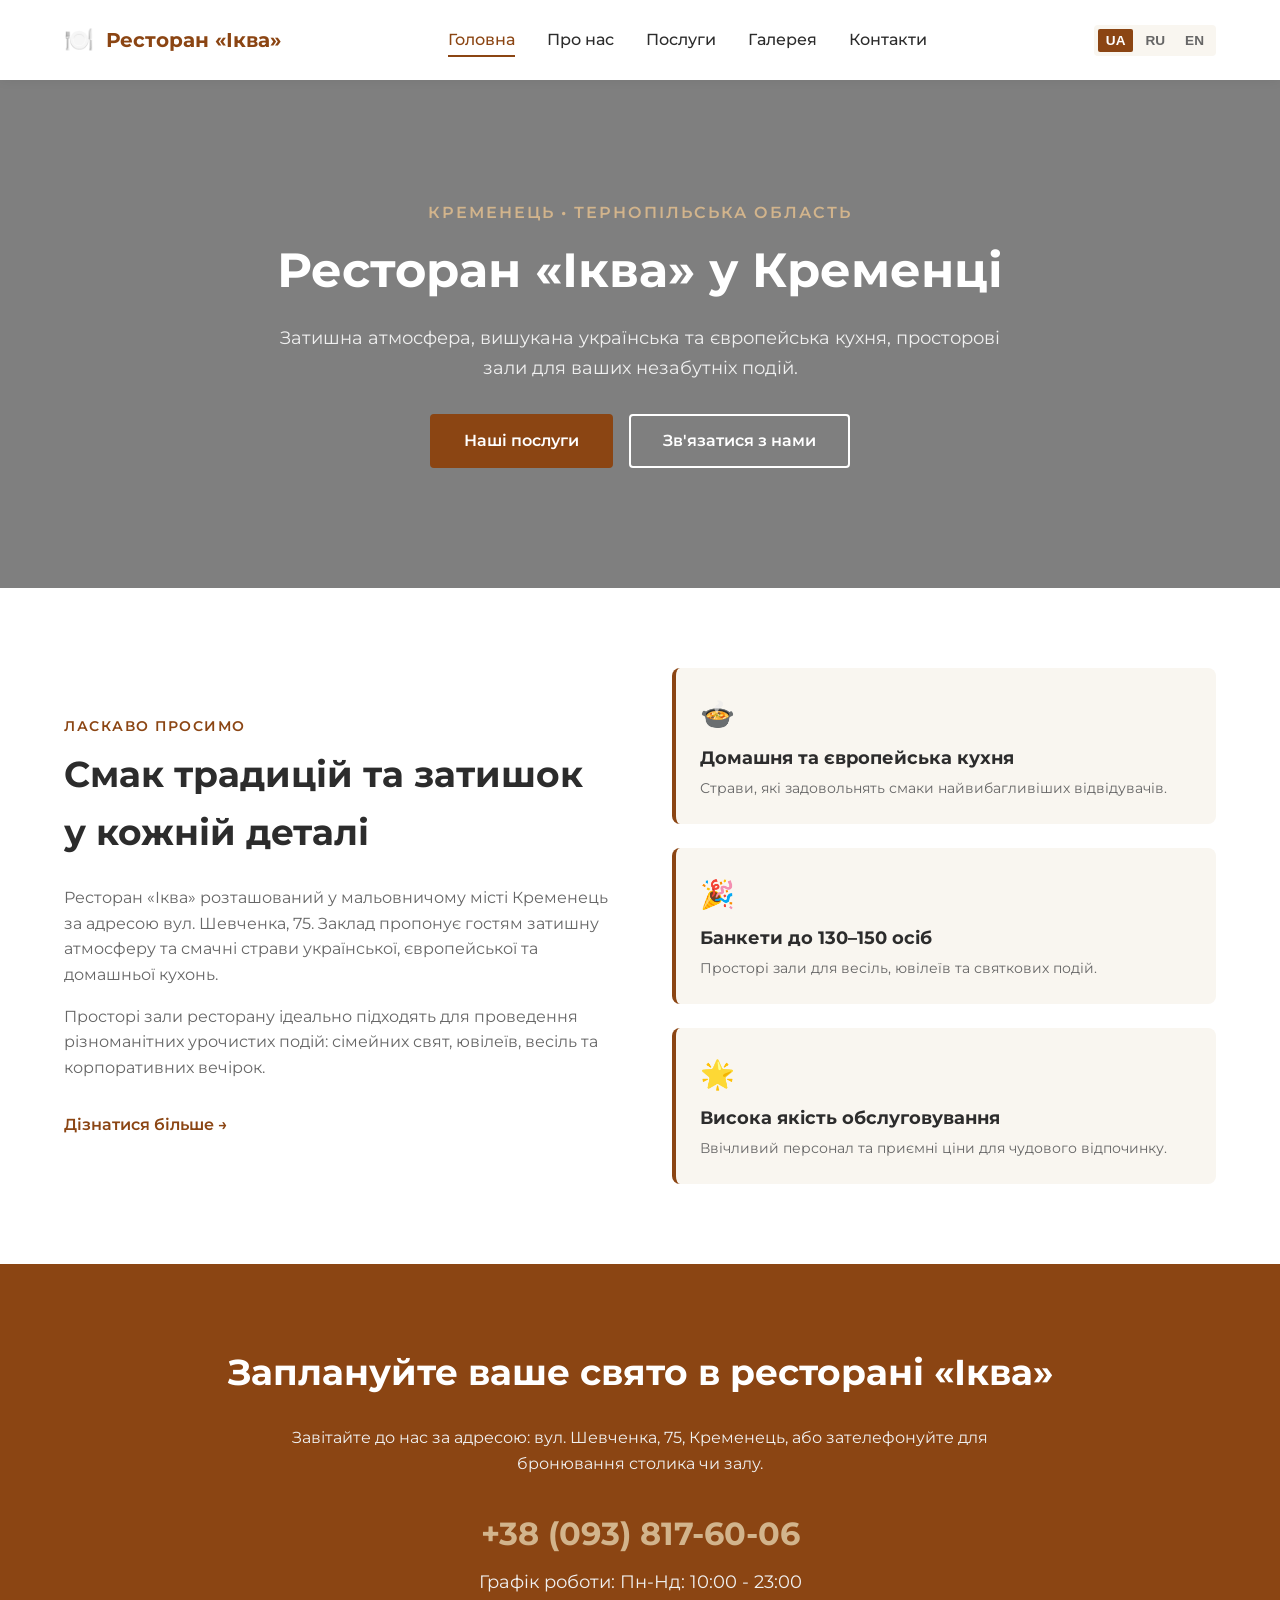
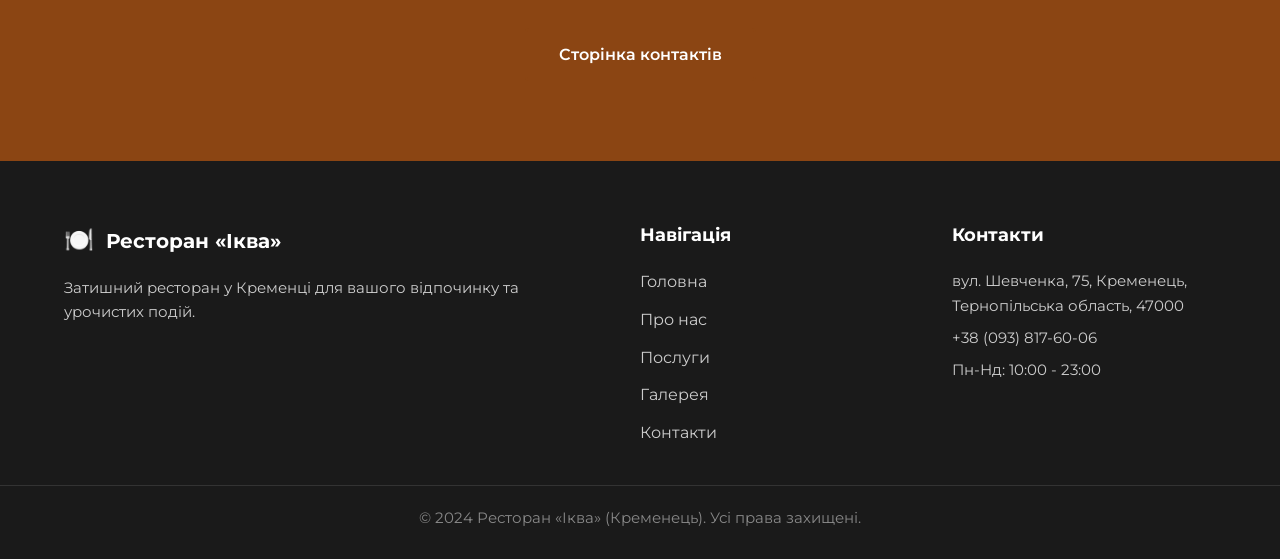
<file: index.html>
<!DOCTYPE html>
<html lang="uk">
<head>
    <meta charset="UTF-8">
    <meta name="viewport" content="width=device-width, initial-scale=1.0">
    <title>Ресторан «Іква» у Кременці — Головна</title>
    <link rel="preconnect" href="https://fonts.googleapis.com">
    <link rel="preconnect" href="https://fonts.gstatic.com" crossorigin>
    <link href="https://fonts.googleapis.com/css2?family=Montserrat:wght@400;500;600;700&display=swap" rel="stylesheet">
    <link rel="stylesheet" href="assets/style.css">
</head>
<body>
    <header class="site-header">
        <div class="container header-container">
            <a href="index.html" class="logo">
                <span class="logo-icon">🍽️</span>
                <span class="logo-text">Ресторан «Іква»</span>
            </a>
            <nav class="main-nav" id="mainNav">
                <ul class="nav-list">
                    <li><a href="index.html" class="nav-link active" data-i18n="nav_home">Головна</a></li>
                    <li><a href="about.html" class="nav-link" data-i18n="nav_about">Про нас</a></li>
                    <li><a href="services.html" class="nav-link" data-i18n="nav_services">Послуги</a></li>
                    <li><a href="gallery.html" class="nav-link" data-i18n="nav_gallery">Галерея</a></li>
                    <li><a href="contacts.html" class="nav-link" data-i18n="nav_contacts">Контакти</a></li>
                </ul>
            </nav>
            <div class="header-actions">
                <div class="lang-switcher">
                    <button class="lang-btn active" data-lang="uk">UA</button>
                    <button class="lang-btn" data-lang="ru">RU</button>
                    <button class="lang-btn" data-lang="en">EN</button>
                </div>
                <button class="mobile-menu-toggle" id="mobileToggle" aria-label="Мобільне меню">
                    <span></span>
                    <span></span>
                    <span></span>
                </button>
            </div>
        </div>
    </header>

    <main>
        <section class="hero">
            <div class="hero-bg">
                <div class="hero-overlay"></div>
            </div>
            <div class="container hero-content">
                <span class="hero-subtitle" data-i18n="hero_sub">Кременець • Тернопільська область</span>
                <h1 class="hero-title" data-i18n="hero_title">Ресторан «Іква» у Кременці</h1>
                <p class="hero-text" data-i18n="hero_desc">Затишна атмосфера, вишукана українська та європейська кухня, просторові зали для ваших незабутніх подій.</p>
                <div class="hero-buttons">
                    <a href="services.html" class="btn btn-primary" data-i18n="btn_services">Наші послуги</a>
                    <a href="contacts.html" class="btn btn-outline" data-i18n="btn_contacts">Зв'язатися з нами</a>
                </div>
            </div>
        </section>

        <section class="section about-preview">
            <div class="container">
                <div class="grid-2">
                    <div class="about-preview-text">
                        <span class="section-badge" data-i18n="badge_welcome">Ласкаво просимо</span>
                        <h2 class="section-title" data-i18n="about_prev_title">Смак традицій та затишок у кожній деталі</h2>
                        <p data-i18n="about_prev_p1">Ресторан «Іква» розташований у мальовничому місті Кременець за адресою вул. Шевченка, 75. Заклад пропонує гостям затишну атмосферу та смачні страви української, європейської та домашньої кухонь.</p>
                        <p data-i18n="about_prev_p2">Просторі зали ресторану ідеально підходять для проведення різноманітних урочистих подій: сімейних свят, ювілеїв, весіль та корпоративних вечірок.</p>
                        <a href="about.html" class="read-more-link" data-i18n="read_more">Дізнатися більше &rarr;</a>
                    </div>
                    <div class="about-preview-features">
                        <div class="feature-card">
                            <div class="feature-icon">🍲</div>
                            <h3 data-i18n="feat_1_title">Домашня та європейська кухня</h3>
                            <p data-i18n="feat_1_desc">Страви, які задовольнять смаки найвибагливіших відвідувачів.</p>
                        </div>
                        <div class="feature-card">
                            <div class="feature-icon">🎉</div>
                            <h3 data-i18n="feat_2_title">Банкети до 130–150 осіб</h3>
                            <p data-i18n="feat_2_desc">Просторі зали для весіль, ювілеїв та святкових подій.</p>
                        </div>
                        <div class="feature-card">
                            <div class="feature-icon">🌟</div>
                            <h3 data-i18n="feat_3_title">Висока якість обслуговування</h3>
                            <p data-i18n="feat_3_desc">Ввічливий персонал та приємні ціни для чудового відпочинку.</p>
                        </div>
                    </div>
                </div>
            </div>
        </section>

        <section class="section cta-section">
            <div class="container text-center">
                <h2 class="section-title" data-i18n="cta_title">Заплануйте ваше свято в ресторані «Іква»</h2>
                <p class="cta-text" data-i18n="cta_desc">Завітайте до нас за адресою: вул. Шевченка, 75, Кременець, або зателефонуйте для бронювання столика чи залу.</p>
                <div class="cta-contacts">
                    <a href="tel:+380938176006" class="phone-big">+38 (093) 817-60-06</a>
                    <span class="hours-text" data-i18n="hours_short">Графік роботи: Пн-Нд: 10:00 - 23:00</span>
                </div>
                <div class="hero-buttons" style="justify-content: center; margin-top: 2rem;">
                    <a href="contacts.html" class="btn btn-primary" data-i18n="btn_contacts_page">Сторінка контактів</a>
                </div>
            </div>
        </section>
    </main>

    <footer class="site-footer">
        <div class="container footer-container">
            <div class="footer-col">
                <div class="logo">
                    <span class="logo-icon">🍽️</span>
                    <span class="logo-text">Ресторан «Іква»</span>
                </div>
                <p data-i18n="footer_desc">Затишний ресторан у Кременці для вашого відпочинку та урочистих подій.</p>
            </div>
            <div class="footer-col">
                <h4 data-i18n="footer_nav_title">Навігація</h4>
                <ul>
                    <li><a href="index.html" data-i18n="nav_home">Головна</a></li>
                    <li><a href="about.html" data-i18n="nav_about">Про нас</a></li>
                    <li><a href="services.html" data-i18n="nav_services">Послуги</a></li>
                    <li><a href="gallery.html" data-i18n="nav_gallery">Галерея</a></li>
                    <li><a href="contacts.html" data-i18n="nav_contacts">Контакти</a></li>
                </ul>
            </div>
            <div class="footer-col">
                <h4 data-i18n="footer_contacts_title">Контакти</h4>
                <p>вул. Шевченка, 75, Кременець, Тернопільська область, 47000</p>
                <p><a href="tel:+380938176006">+38 (093) 817-60-06</a></p>
                <p data-i18n="hours_text_full">Пн-Нд: 10:00 - 23:00</p>
            </div>
        </div>
        <div class="footer-bottom">
            <div class="container">
                <p>&copy; 2024 Ресторан «Іква» (Кременець). <span data-i18n="rights">Усі права захищені.</span></p>
            </div>
        </div>
    </footer>

    <script src="assets/script.js"></script>
</body>
</html>
</file>
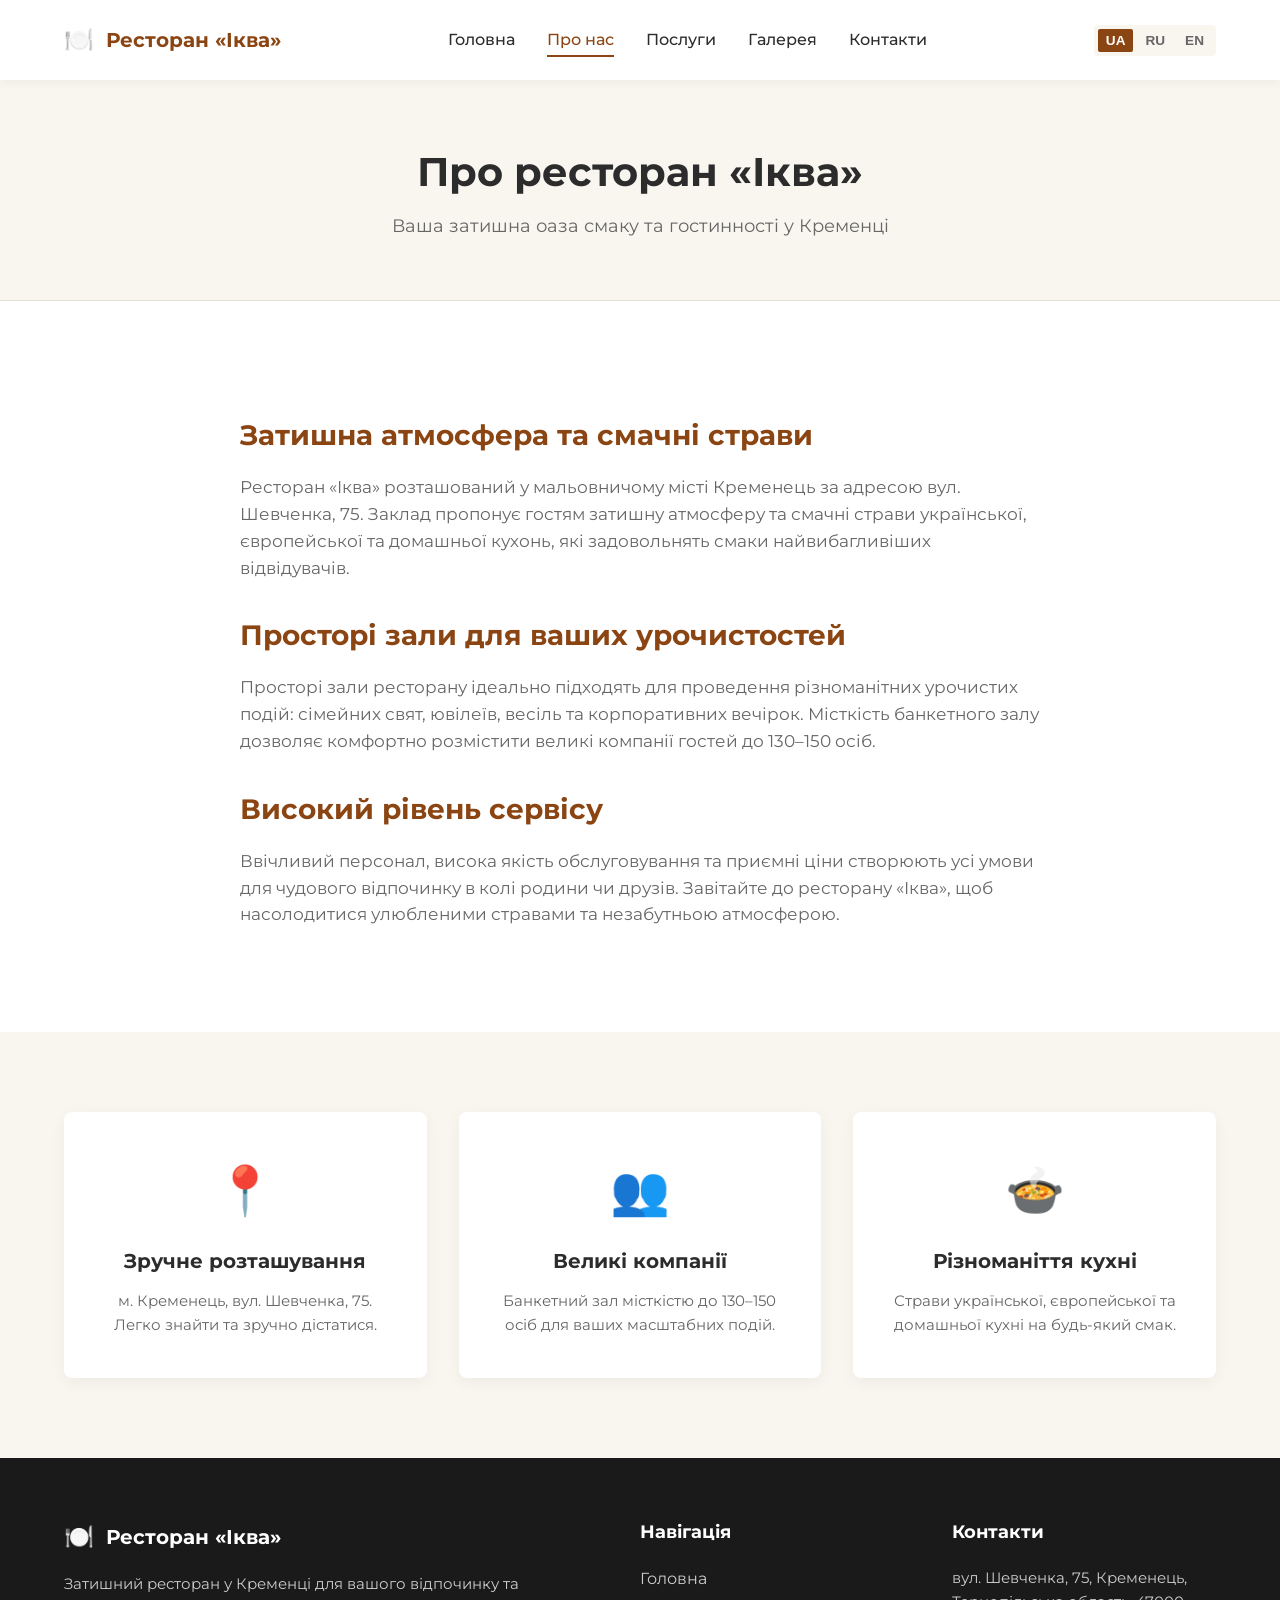
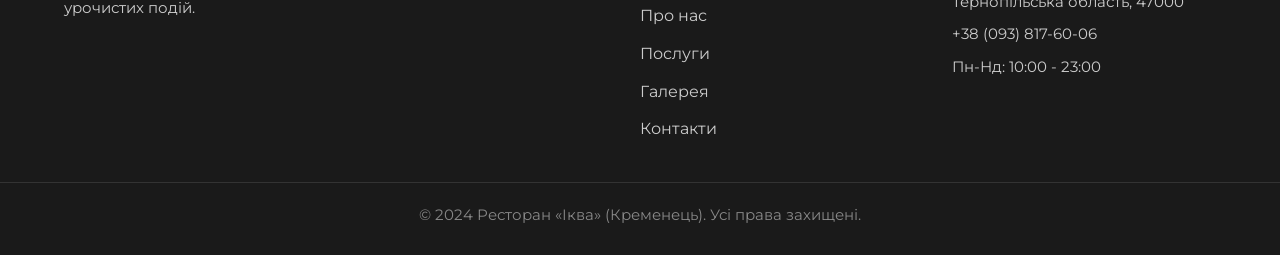
<file: about.html>
<!DOCTYPE html>
<html lang="uk">
<head>
    <meta charset="UTF-8">
    <meta name="viewport" content="width=device-width, initial-scale=1.0">
    <title>Про нас — Ресторан «Іква» у Кременці</title>
    <link rel="preconnect" href="https://fonts.googleapis.com">
    <link rel="preconnect" href="https://fonts.gstatic.com" crossorigin>
    <link href="https://fonts.googleapis.com/css2?family=Montserrat:wght@400;500;600;700&display=swap" rel="stylesheet">
    <link rel="stylesheet" href="assets/style.css">
</head>
<body>
    <header class="site-header">
        <div class="container header-container">
            <a href="index.html" class="logo">
                <span class="logo-icon">🍽️</span>
                <span class="logo-text">Ресторан «Іква»</span>
            </a>
            <nav class="main-nav" id="mainNav">
                <ul class="nav-list">
                    <li><a href="index.html" class="nav-link" data-i18n="nav_home">Головна</a></li>
                    <li><a href="about.html" class="nav-link active" data-i18n="nav_about">Про нас</a></li>
                    <li><a href="services.html" class="nav-link" data-i18n="nav_services">Послуги</a></li>
                    <li><a href="gallery.html" class="nav-link" data-i18n="nav_gallery">Галерея</a></li>
                    <li><a href="contacts.html" class="nav-link" data-i18n="nav_contacts">Контакти</a></li>
                </ul>
            </nav>
            <div class="header-actions">
                <div class="lang-switcher">
                    <button class="lang-btn active" data-lang="uk">UA</button>
                    <button class="lang-btn" data-lang="ru">RU</button>
                    <button class="lang-btn" data-lang="en">EN</button>
                </div>
                <button class="mobile-menu-toggle" id="mobileToggle" aria-label="Мобільне меню">
                    <span></span>
                    <span></span>
                    <span></span>
                </button>
            </div>
        </div>
    </header>

    <main>
        <section class="page-header">
            <div class="container">
                <h1 class="page-title" data-i18n="about_page_title">Про ресторан «Іква»</h1>
                <p class="page-subtitle" data-i18n="about_page_subtitle">Ваша затишна оаза смаку та гостинності у Кременці</p>
            </div>
        </section>

        <section class="section">
            <div class="container">
                <div class="about-content-block">
                    <div class="about-text-content">
                        <h2 data-i18n="about_h2_1">Затишна атмосфера та смачні страви</h2>
                        <p data-i18n="about_p_1">Ресторан «Іква» розташований у мальовничому місті Кременець за адресою вул. Шевченка, 75. Заклад пропонує гостям затишну атмосферу та смачні страви української, європейської та домашньої кухонь, які задовольнять смаки найвибагливіших відвідувачів.</p>
                        
                        <h2 data-i18n="about_h2_2">Просторі зали для ваших урочистостей</h2>
                        <p data-i18n="about_p_2">Просторі зали ресторану ідеально підходять для проведення різноманітних урочистих подій: сімейних свят, ювілеїв, весіль та корпоративних вечірок. Місткість банкетного залу дозволяє комфортно розмістити великі компанії гостей до 130–150 осіб.</p>
                        
                        <h2 data-i18n="about_h2_3">Високий рівень сервісу</h2>
                        <p data-i18n="about_p_3">Ввічливий персонал, висока якість обслуговування та приємні ціни створюють усі умови для чудового відпочинку в колі родини чи друзів. Завітайте до ресторану «Іква», щоб насолодитися улюбленими стравами та незабутньою атмосферою.</p>
                    </div>
                </div>
            </div>
        </section>

        <section class="section bg-light">
            <div class="container">
                <div class="features-grid">
                    <div class="feature-box">
                        <div class="feature-icon-large">📍</div>
                        <h3 data-i18n="box_loc_title">Зручне розташування</h3>
                        <p data-i18n="box_loc_desc">м. Кременець, вул. Шевченка, 75. Легко знайти та зручно дістатися.</p>
                    </div>
                    <div class="feature-box">
                        <div class="feature-icon-large">👥</div>
                        <h3 data-i18n="box_cap_title">Великі компанії</h3>
                        <p data-i18n="box_cap_desc">Банкетний зал місткістю до 130–150 осіб для ваших масштабних подій.</p>
                    </div>
                    <div class="feature-box">
                        <div class="feature-icon-large">🍲</div>
                        <h3 data-i18n="box_food_title">Різноманіття кухні</h3>
                        <p data-i18n="box_food_desc">Страви української, європейської та домашньої кухні на будь-який смак.</p>
                    </div>
                </div>
            </div>
        </section>
    </main>

    <footer class="site-footer">
        <div class="container footer-container">
            <div class="footer-col">
                <div class="logo">
                    <span class="logo-icon">🍽️</span>
                    <span class="logo-text">Ресторан «Іква»</span>
                </div>
                <p data-i18n="footer_desc">Затишний ресторан у Кременці для вашого відпочинку та урочистих подій.</p>
            </div>
            <div class="footer-col">
                <h4 data-i18n="footer_nav_title">Навігація</h4>
                <ul>
                    <li><a href="index.html" data-i18n="nav_home">Головна</a></li>
                    <li><a href="about.html" data-i18n="nav_about">Про нас</a></li>
                    <li><a href="services.html" data-i18n="nav_services">Послуги</a></li>
                    <li><a href="gallery.html" data-i18n="nav_gallery">Галерея</a></li>
                    <li><a href="contacts.html" data-i18n="nav_contacts">Контакти</a></li>
                </ul>
            </div>
            <div class="footer-col">
                <h4 data-i18n="footer_contacts_title">Контакти</h4>
                <p>вул. Шевченка, 75, Кременець, Тернопільська область, 47000</p>
                <p><a href="tel:+380938176006">+38 (093) 817-60-06</a></p>
                <p data-i18n="hours_text_full">Пн-Нд: 10:00 - 23:00</p>
            </div>
        </div>
        <div class="footer-bottom">
            <div class="container">
                <p>&copy; 2024 Ресторан «Іква» (Кременець). <span data-i18n="rights">Усі права захищені.</span></p>
            </div>
        </div>
    </footer>

    <script src="assets/script.js"></script>
</body>
</html>
</file>
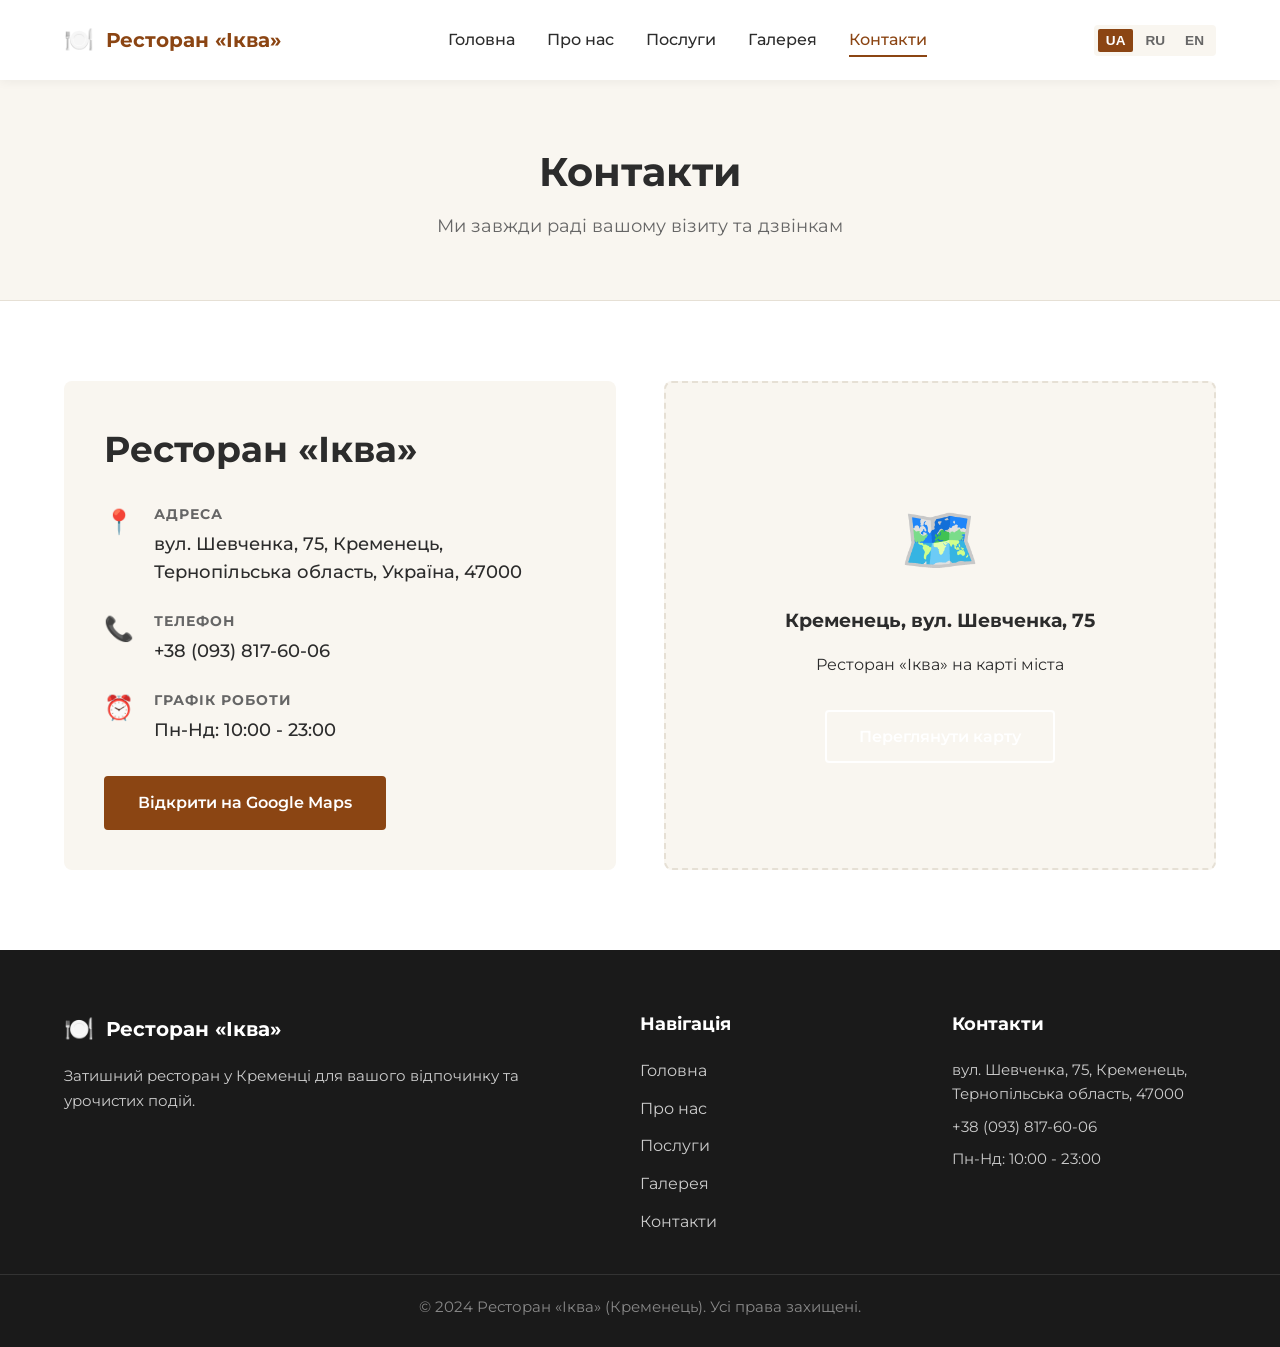
<file: contacts.html>
<!DOCTYPE html>
<html lang="uk">
<head>
    <meta charset="UTF-8">
    <meta name="viewport" content="width=device-width, initial-scale=1.0">
    <title>Контакти — Ресторан «Іква» у Кременці</title>
    <link rel="preconnect" href="https://fonts.googleapis.com">
    <link rel="preconnect" href="https://fonts.gstatic.com" crossorigin>
    <link href="https://fonts.googleapis.com/css2?family=Montserrat:wght@400;500;600;700&display=swap" rel="stylesheet">
    <link rel="stylesheet" href="assets/style.css">
</head>
<body>
    <header class="site-header">
        <div class="container header-container">
            <a href="index.html" class="logo">
                <span class="logo-icon">🍽️</span>
                <span class="logo-text">Ресторан «Іква»</span>
            </a>
            <nav class="main-nav" id="mainNav">
                <ul class="nav-list">
                    <li><a href="index.html" class="nav-link" data-i18n="nav_home">Головна</a></li>
                    <li><a href="about.html" class="nav-link" data-i18n="nav_about">Про нас</a></li>
                    <li><a href="services.html" class="nav-link" data-i18n="nav_services">Послуги</a></li>
                    <li><a href="gallery.html" class="nav-link" data-i18n="nav_gallery">Галерея</a></li>
                    <li><a href="contacts.html" class="nav-link active" data-i18n="nav_contacts">Контакти</a></li>
                </ul>
            </nav>
            <div class="header-actions">
                <div class="lang-switcher">
                    <button class="lang-btn active" data-lang="uk">UA</button>
                    <button class="lang-btn" data-lang="ru">RU</button>
                    <button class="lang-btn" data-lang="en">EN</button>
                </div>
                <button class="mobile-menu-toggle" id="mobileToggle" aria-label="Мобільне меню">
                    <span></span>
                    <span></span>
                    <span></span>
                </button>
            </div>
        </div>
    </header>

    <main>
        <section class="page-header">
            <div class="container">
                <h1 class="page-title" data-i18n="contacts_page_title">Контакти</h1>
                <p class="page-subtitle" data-i18n="contacts_page_subtitle">Ми завжди раді вашому візиту та дзвінкам</p>
            </div>
        </section>

        <section class="section">
            <div class="container">
                <div class="contacts-grid">
                    <div class="contact-info-card">
                        <h2 class="section-title" data-i18n="contact_info_title">Ресторан «Іква»</h2>
                        
                        <div class="contact-item">
                            <div class="contact-icon">📍</div>
                            <div>
                                <h4 data-i18n="lbl_address">Адреса</h4>
                                <p>вул. Шевченка, 75, Кременець, Тернопільська область, Україна, 47000</p>
                            </div>
                        </div>

                        <div class="contact-item">
                            <div class="contact-icon">📞</div>
                            <div>
                                <h4 data-i18n="lbl_phone">Телефон</h4>
                                <p><a href="tel:+380938176006">+38 (093) 817-60-06</a></p>
                            </div>
                        </div>

                        <div class="contact-item">
                            <div class="contact-icon">⏰</div>
                            <div>
                                <h4 data-i18n="lbl_hours">Графік роботи</h4>
                                <p data-i18n="hours_text_full">Пн-Нд: 10:00 - 23:00</p>
                            </div>
                        </div>

                        <div class="contact-actions" style="margin-top: 2rem;">
                            <a href="https://www.google.com/maps/search/?api=1&query=Ресторан+Іква+Кременець" target="_blank" rel="noopener" class="btn btn-primary" data-i18n="btn_map">Відкрити на Google Maps</a>
                        </div>
                    </div>

                    <div class="contact-map-card">
                        <div class="map-placeholder">
                            <div class="map-icon">🗺️</div>
                            <h3 data-i18n="map_title">Кременець, вул. Шевченка, 75</h3>
                            <p data-i18n="map_desc">Ресторан «Іква» на карті міста</p>
                            <a href="https://www.google.com/maps/search/?api=1&query=Ресторан+Іква+Кременець" target="_blank" rel="noopener" class="btn btn-outline" style="margin-top: 1rem;" data-i18n="btn_view_map">Переглянути карту</a>
                        </div>
                    </div>
                </div>
            </div>
        </section>
    </main>

    <footer class="site-footer">
        <div class="container footer-container">
            <div class="footer-col">
                <div class="logo">
                    <span class="logo-icon">🍽️</span>
                    <span class="logo-text">Ресторан «Іква»</span>
                </div>
                <p data-i18n="footer_desc">Затишний ресторан у Кременці для вашого відпочинку та урочистих подій.</p>
            </div>
            <div class="footer-col">
                <h4 data-i18n="footer_nav_title">Навігація</h4>
                <ul>
                    <li><a href="index.html" data-i18n="nav_home">Головна</a></li>
                    <li><a href="about.html" data-i18n="nav_about">Про нас</a></li>
                    <li><a href="services.html" data-i18n="nav_services">Послуги</a></li>
                    <li><a href="gallery.html" data-i18n="nav_gallery">Галерея</a></li>
                    <li><a href="contacts.html" data-i18n="nav_contacts">Контакти</a></li>
                </ul>
            </div>
            <div class="footer-col">
                <h4 data-i18n="footer_contacts_title">Контакти</h4>
                <p>вул. Шевченка, 75, Кременець, Тернопільська область, 47000</p>
                <p><a href="tel:+380938176006">+38 (093) 817-60-06</a></p>
                <p data-i18n="hours_text_full">Пн-Нд: 10:00 - 23:00</p>
            </div>
        </div>
        <div class="footer-bottom">
            <div class="container">
                <p>&copy; 2024 Ресторан «Іква» (Кременець). <span data-i18n="rights">Усі права захищені.</span></p>
            </div>
        </div>
    </footer>

    <script src="assets/script.js"></script>
</body>
</html>
</file>
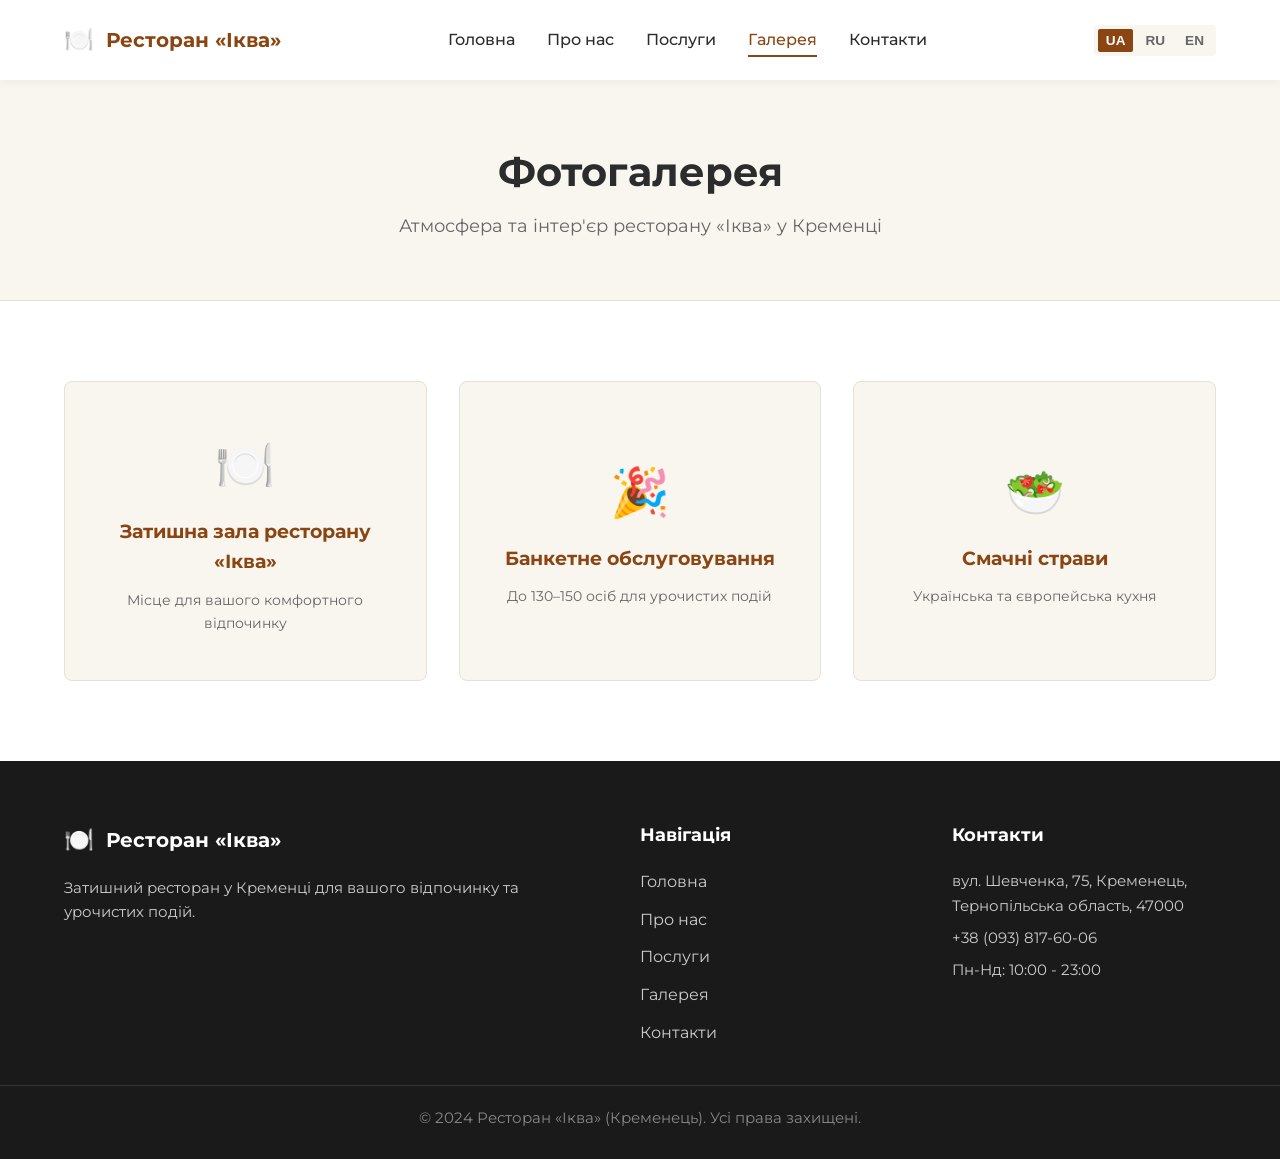
<file: gallery.html>
<!DOCTYPE html>
<html lang="uk">
<head>
    <meta charset="UTF-8">
    <meta name="viewport" content="width=device-width, initial-scale=1.0">
    <title>Галерея — Ресторан «Іква» у Кременці</title>
    <link rel="preconnect" href="https://fonts.googleapis.com">
    <link rel="preconnect" href="https://fonts.gstatic.com" crossorigin>
    <link href="https://fonts.googleapis.com/css2?family=Montserrat:wght@400;500;600;700&display=swap" rel="stylesheet">
    <link rel="stylesheet" href="assets/style.css">
</head>
<body>
    <header class="site-header">
        <div class="container header-container">
            <a href="index.html" class="logo">
                <span class="logo-icon">🍽️</span>
                <span class="logo-text">Ресторан «Іква»</span>
            </a>
            <nav class="main-nav" id="mainNav">
                <ul class="nav-list">
                    <li><a href="index.html" class="nav-link" data-i18n="nav_home">Головна</a></li>
                    <li><a href="about.html" class="nav-link" data-i18n="nav_about">Про нас</a></li>
                    <li><a href="services.html" class="nav-link" data-i18n="nav_services">Послуги</a></li>
                    <li><a href="gallery.html" class="nav-link active" data-i18n="nav_gallery">Галерея</a></li>
                    <li><a href="contacts.html" class="nav-link" data-i18n="nav_contacts">Контакти</a></li>
                </ul>
            </nav>
            <div class="header-actions">
                <div class="lang-switcher">
                    <button class="lang-btn active" data-lang="uk">UA</button>
                    <button class="lang-btn" data-lang="ru">RU</button>
                    <button class="lang-btn" data-lang="en">EN</button>
                </div>
                <button class="mobile-menu-toggle" id="mobileToggle" aria-label="Мобільне меню">
                    <span></span>
                    <span></span>
                    <span></span>
                </button>
            </div>
        </div>
    </header>

    <main>
        <section class="page-header">
            <div class="container">
                <h1 class="page-title" data-i18n="gallery_page_title">Фотогалерея</h1>
                <p class="page-subtitle" data-i18n="gallery_page_subtitle">Атмосфера та інтер'єр ресторану «Іква» у Кременці</p>
            </div>
        </section>

        <section class="section">
            <div class="container">
                <div class="gallery-grid">
                    <div class="gallery-item">
                        <div class="gallery-placeholder">
                            <span class="gallery-icon">🍽️</span>
                            <h3 data-i18n="gal_item_1">Затишна зала ресторану «Іква»</h3>
                            <p data-i18n="gal_desc_1">Місце для вашого комфортного відпочинку</p>
                        </div>
                    </div>
                    <div class="gallery-item">
                        <div class="gallery-placeholder">
                            <span class="gallery-icon">🎉</span>
                            <h3 data-i18n="gal_item_2">Банкетне обслуговування</h3>
                            <p data-i18n="gal_desc_2">До 130–150 осіб для урочистих подій</p>
                        </div>
                    </div>
                    <div class="gallery-item">
                        <div class="gallery-placeholder">
                            <span class="gallery-icon">🥗</span>
                            <h3 data-i18n="gal_item_3">Смачні страви</h3>
                            <p data-i18n="gal_desc_3">Українська та європейська кухня</p>
                        </div>
                    </div>
                </div>
            </div>
        </section>
    </main>

    <footer class="site-footer">
        <div class="container footer-container">
            <div class="footer-col">
                <div class="logo">
                    <span class="logo-icon">🍽️</span>
                    <span class="logo-text">Ресторан «Іква»</span>
                </div>
                <p data-i18n="footer_desc">Затишний ресторан у Кременці для вашого відпочинку та урочистих подій.</p>
            </div>
            <div class="footer-col">
                <h4 data-i18n="footer_nav_title">Навігація</h4>
                <ul>
                    <li><a href="index.html" data-i18n="nav_home">Головна</a></li>
                    <li><a href="about.html" data-i18n="nav_about">Про нас</a></li>
                    <li><a href="services.html" data-i18n="nav_services">Послуги</a></li>
                    <li><a href="gallery.html" data-i18n="nav_gallery">Галерея</a></li>
                    <li><a href="contacts.html" data-i18n="nav_contacts">Контакти</a></li>
                </ul>
            </div>
            <div class="footer-col">
                <h4 data-i18n="footer_contacts_title">Контакти</h4>
                <p>вул. Шевченка, 75, Кременець, Тернопільська область, 47000</p>
                <p><a href="tel:+380938176006">+38 (093) 817-60-06</a></p>
                <p data-i18n="hours_text_full">Пн-Нд: 10:00 - 23:00</p>
            </div>
        </div>
        <div class="footer-bottom">
            <div class="container">
                <p>&copy; 2024 Ресторан «Іква» (Кременець). <span data-i18n="rights">Усі права захищені.</span></p>
            </div>
        </div>
    </footer>

    <script src="assets/script.js"></script>
</body>
</html>
</file>
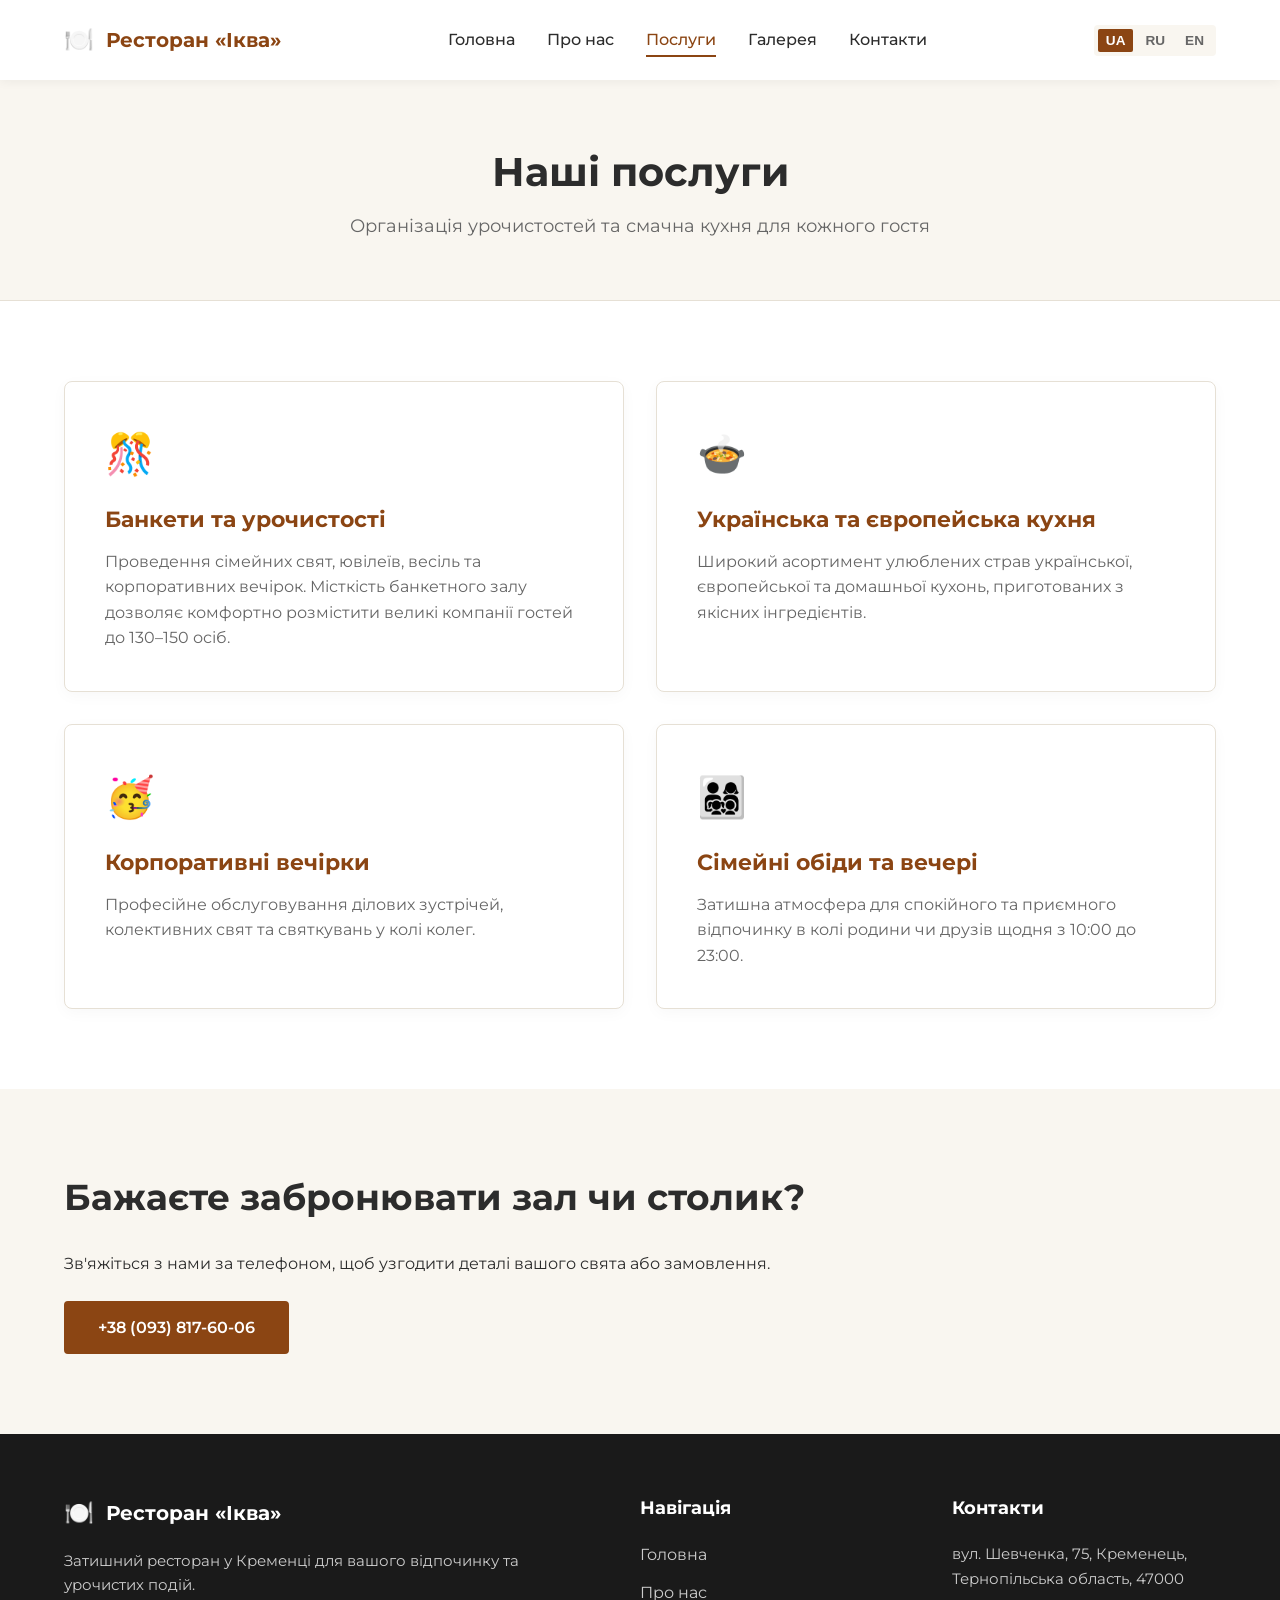
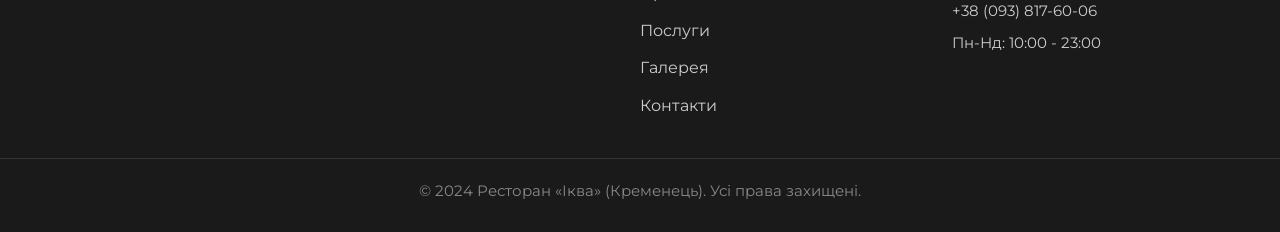
<file: services.html>
<!DOCTYPE html>
<html lang="uk">
<head>
    <meta charset="UTF-8">
    <meta name="viewport" content="width=device-width, initial-scale=1.0">
    <title>Послуги та меню — Ресторан «Іква» у Кременці</title>
    <link rel="preconnect" href="https://fonts.googleapis.com">
    <link rel="preconnect" href="https://fonts.gstatic.com" crossorigin>
    <link href="https://fonts.googleapis.com/css2?family=Montserrat:wght@400;500;600;700&display=swap" rel="stylesheet">
    <link rel="stylesheet" href="assets/style.css">
</head>
<body>
    <header class="site-header">
        <div class="container header-container">
            <a href="index.html" class="logo">
                <span class="logo-icon">🍽️</span>
                <span class="logo-text">Ресторан «Іква»</span>
            </a>
            <nav class="main-nav" id="mainNav">
                <ul class="nav-list">
                    <li><a href="index.html" class="nav-link" data-i18n="nav_home">Головна</a></li>
                    <li><a href="about.html" class="nav-link" data-i18n="nav_about">Про нас</a></li>
                    <li><a href="services.html" class="nav-link active" data-i18n="nav_services">Послуги</a></li>
                    <li><a href="gallery.html" class="nav-link" data-i18n="nav_gallery">Галерея</a></li>
                    <li><a href="contacts.html" class="nav-link" data-i18n="nav_contacts">Контакти</a></li>
                </ul>
            </nav>
            <div class="header-actions">
                <div class="lang-switcher">
                    <button class="lang-btn active" data-lang="uk">UA</button>
                    <button class="lang-btn" data-lang="ru">RU</button>
                    <button class="lang-btn" data-lang="en">EN</button>
                </div>
                <button class="mobile-menu-toggle" id="mobileToggle" aria-label="Мобільне меню">
                    <span></span>
                    <span></span>
                    <span></span>
                </button>
            </div>
        </div>
    </header>

    <main>
        <section class="page-header">
            <div class="container">
                <h1 class="page-title" data-i18n="services_page_title">Наші послуги</h1>
                <p class="page-subtitle" data-i18n="services_page_subtitle">Організація урочистостей та смачна кухня для кожного гостя</p>
            </div>
        </section>

        <section class="section">
            <div class="container">
                <div class="services-grid">
                    <div class="service-card">
                        <div class="service-icon-box">🎊</div>
                        <h3 data-i18n="srv_1_title">Банкети та урочистості</h3>
                        <p data-i18n="srv_1_desc">Проведення сімейних свят, ювілеїв, весіль та корпоративних вечірок. Місткість банкетного залу дозволяє комфортно розмістити великі компанії гостей до 130–150 осіб.</p>
                    </div>
                    <div class="service-card">
                        <div class="service-icon-box">🍲</div>
                        <h3 data-i18n="srv_2_title">Українська та європейська кухня</h3>
                        <p data-i18n="srv_2_desc">Широкий асортимент улюблених страв української, європейської та домашньої кухонь, приготованих з якісних інгредієнтів.</p>
                    </div>
                    <div class="service-card">
                        <div class="service-icon-box">🥳</div>
                        <h3 data-i18n="srv_3_title">Корпоративні вечірки</h3>
                        <p data-i18n="srv_3_desc">Професійне обслуговування ділових зустрічей, колективних свят та святкувань у колі колег.</p>
                    </div>
                    <div class="service-card">
                        <div class="service-icon-box">👨‍👩‍👧‍👦</div>
                        <h3 data-i18n="srv_4_title">Сімейні обіди та вечері</h3>
                        <p data-i18n="srv_4_desc">Затишна атмосфера для спокійного та приємного відпочинку в колі родини чи друзів щодня з 10:00 до 23:00.</p>
                    </div>
                </div>
            </div>
        </section>

        <section class="section bg-light">
            <div class="container text-center">
                <h2 class="section-title" data-i18n="book_hall_title">Бажаєте забронювати зал чи столик?</h2>
                <p class="section-desc" data-i18n="book_hall_desc">Зв'яжіться з нами за телефоном, щоб узгодити деталі вашого свята або замовлення.</p>
                <a href="tel:+380938176006" class="btn btn-primary" style="margin-top: 1.5rem;">+38 (093) 817-60-06</a>
            </div>
        </section>
    </main>

    <footer class="site-footer">
        <div class="container footer-container">
            <div class="footer-col">
                <div class="logo">
                    <span class="logo-icon">🍽️</span>
                    <span class="logo-text">Ресторан «Іква»</span>
                </div>
                <p data-i18n="footer_desc">Затишний ресторан у Кременці для вашого відпочинку та урочистих подій.</p>
            </div>
            <div class="footer-col">
                <h4 data-i18n="footer_nav_title">Навігація</h4>
                <ul>
                    <li><a href="index.html" data-i18n="nav_home">Головна</a></li>
                    <li><a href="about.html" data-i18n="nav_about">Про нас</a></li>
                    <li><a href="services.html" data-i18n="nav_services">Послуги</a></li>
                    <li><a href="gallery.html" data-i18n="nav_gallery">Галерея</a></li>
                    <li><a href="contacts.html" data-i18n="nav_contacts">Контакти</a></li>
                </ul>
            </div>
            <div class="footer-col">
                <h4 data-i18n="footer_contacts_title">Контакти</h4>
                <p>вул. Шевченка, 75, Кременець, Тернопільська область, 47000</p>
                <p><a href="tel:+380938176006">+38 (093) 817-60-06</a></p>
                <p data-i18n="hours_text_full">Пн-Нд: 10:00 - 23:00</p>
            </div>
        </div>
        <div class="footer-bottom">
            <div class="container">
                <p>&copy; 2024 Ресторан «Іква» (Кременець). <span data-i18n="rights">Усі права захищені.</span></p>
            </div>
        </div>
    </footer>

    <script src="assets/script.js"></script>
</body>
</html>
</file>
<file: assets/style.css>
:root {
    --primary: #8B4513;
    --primary-dark: #65320d;
    --accent: #D2B48C;
    --text-dark: #2C2C2C;
    --text-light: #666666;
    --bg-light: #F9F6F0;
    --bg-white: #FFFFFF;
    --border-color: #E6E0D5;
    --transition: all 0.3s ease;
}

* {
    box-sizing: border-box;
    margin: 0;
    padding: 0;
}

body {
    font-family: 'Montserrat', sans-serif;
    color: var(--text-dark);
    background-color: var(--bg-white);
    line-height: 1.6;
}

a {
    text-decoration: none;
    color: inherit;
    transition: var(--transition);
}

ul {
    list-style: none;
}

.container {
    max-width: 1200px;
    margin: 0 auto;
    padding: 0 1.5rem;
}

/* Header */
.site-header {
    background: var(--bg-white);
    box-shadow: 0 2px 10px rgba(0,0,0,0.05);
    position: sticky;
    top: 0;
    z-index: 1000;
}

.header-container {
    display: flex;
    align-items: center;
    justify-content: space-between;
    height: 80px;
}

.logo {
    display: flex;
    align-items: center;
    gap: 0.75rem;
    font-weight: 700;
    font-size: 1.25rem;
    color: var(--primary);
}

.logo-icon {
    font-size: 1.5rem;
}

.main-nav .nav-list {
    display: flex;
    gap: 2rem;
}

.nav-link {
    font-weight: 500;
    color: var(--text-dark);
    position: relative;
    padding: 0.5rem 0;
}

.nav-link:hover,
.nav-link.active {
    color: var(--primary);
}

.nav-link::after {
    content: '';
    position: absolute;
    bottom: 0;
    left: 0;
    width: 0;
    height: 2px;
    background-color: var(--primary);
    transition: var(--transition);
}

.nav-link:hover::after,
.nav-link.active::after {
    width: 100%;
}

.header-actions {
    display: flex;
    align-items: center;
    gap: 1.5rem;
}

.lang-switcher {
    display: flex;
    gap: 0.25rem;
    background: var(--bg-light);
    padding: 0.25rem;
    border-radius: 4px;
}

.lang-btn {
    background: transparent;
    border: none;
    padding: 0.25rem 0.5rem;
    font-size: 0.85rem;
    font-weight: 600;
    cursor: pointer;
    border-radius: 2px;
    color: var(--text-light);
    transition: var(--transition);
}

.lang-btn.active,
.lang-btn:hover {
    background: var(--primary);
    color: var(--bg-white);
}

.mobile-menu-toggle {
    display: none;
    background: transparent;
    border: none;
    cursor: pointer;
    flex-direction: column;
    gap: 5px;
    width: 30px;
    height: 24px;
}

.mobile-menu-toggle span {
    display: block;
    width: 100%;
    height: 3px;
    background-color: var(--primary);
    transition: var(--transition);
}

/* Hero */
.hero {
    position: relative;
    background: linear-gradient(rgba(0,0,0,0.5), rgba(0,0,0,0.5)), url('https://images.unsplash.com/photo-1517248135467-4c7edcad34c4?auto=format&fit=crop&w=1920&q=80') center/cover no-repeat;
    color: var(--bg-white);
    padding: 120px 0;
    text-align: center;
}

.hero-content {
    position: relative;
    z-index: 2;
    max-width: 800px;
    margin: 0 auto;
}

.hero-subtitle {
    display: inline-block;
    font-size: 1rem;
    font-weight: 600;
    text-transform: uppercase;
    letter-spacing: 2px;
    margin-bottom: 1rem;
    color: var(--accent);
}

.hero-title {
    font-size: 3rem;
    font-weight: 700;
    margin-bottom: 1.5rem;
    line-height: 1.2;
}

.hero-text {
    font-size: 1.15rem;
    margin-bottom: 2rem;
    color: #f0f0f0;
}

.hero-buttons {
    display: flex;
    gap: 1rem;
    justify-content: center;
}

.btn {
    display: inline-block;
    padding: 0.75rem 2rem;
    border-radius: 4px;
    font-weight: 600;
    text-align: center;
    cursor: pointer;
    transition: var(--transition);
}

.btn-primary {
    background-color: var(--primary);
    color: var(--bg-white);
    border: 2px solid var(--primary);
}

.btn-primary:hover {
    background-color: var(--primary-dark);
    border-color: var(--primary-dark);
}

.btn-outline {
    background-color: transparent;
    color: var(--bg-white);
    border: 2px solid var(--bg-white);
}

.btn-outline:hover {
    background-color: var(--bg-white);
    color: var(--text-dark);
}

/* Sections */
.section {
    padding: 80px 0;
}

.bg-light {
    background-color: var(--bg-light);
}

.section-badge {
    display: inline-block;
    font-size: 0.85rem;
    font-weight: 600;
    text-transform: uppercase;
    letter-spacing: 1.5px;
    color: var(--primary);
    margin-bottom: 0.5rem;
}

.section-title {
    font-size: 2.25rem;
    font-weight: 700;
    margin-bottom: 1.5rem;
    color: var(--text-dark);
}

.grid-2 {
    display: grid;
    grid-template-columns: 1fr 1fr;
    gap: 4rem;
    align-items: center;
}

.about-preview-text p {
    color: var(--text-light);
    margin-bottom: 1rem;
}

.read-more-link {
    display: inline-block;
    font-weight: 600;
    color: var(--primary);
    margin-top: 1rem;
}

.read-more-link:hover {
    text-decoration: underline;
}

.about-preview-features {
    display: flex;
    flex-direction: column;
    gap: 1.5rem;
}

.feature-card {
    background: var(--bg-light);
    padding: 1.5rem;
    border-radius: 8px;
    border-left: 4px solid var(--primary);
}

.feature-icon {
    font-size: 1.75rem;
    margin-bottom: 0.5rem;
}

.feature-card h3 {
    font-size: 1.1rem;
    margin-bottom: 0.25rem;
}

.feature-card p {
    font-size: 0.9rem;
    color: var(--text-light);
}

/* CTA Section */
.cta-section {
    background: var(--primary);
    color: var(--bg-white);
    text-align: center;
}

.cta-section .section-title {
    color: var(--bg-white);
}

.cta-text {
    max-width: 700px;
    margin: 0 auto 2rem auto;
    color: #f0f0f0;
}

.cta-contacts {
    display: flex;
    flex-direction: column;
    gap: 0.5rem;
    align-items: center;
}

.phone-big {
    font-size: 2rem;
    font-weight: 700;
    color: var(--accent);
}

.hours-text {
    font-size: 1.1rem;
    color: #f0f0f0;
}

/* Page Header */
.page-header {
    background: var(--bg-light);
    padding: 60px 0;
    text-align: center;
    border-bottom: 1px solid var(--border-color);
}

.page-title {
    font-size: 2.5rem;
    font-weight: 700;
    margin-bottom: 0.5rem;
}

.page-subtitle {
    color: var(--text-light);
    font-size: 1.1rem;
}

/* About Page */
.about-content-block {
    max-width: 800px;
    margin: 0 auto;
}

.about-text-content h2 {
    font-size: 1.75rem;
    margin-top: 2rem;
    margin-bottom: 1rem;
    color: var(--primary);
}

.about-text-content p {
    color: var(--text-light);
    margin-bottom: 1.5rem;
    font-size: 1.05rem;
}

.features-grid {
    display: grid;
    grid-template-columns: repeat(3, 1fr);
    gap: 2rem;
}

.feature-box {
    background: var(--bg-white);
    padding: 2.5rem 2rem;
    border-radius: 8px;
    text-align: center;
    box-shadow: 0 4px 15px rgba(0,0,0,0.05);
}

.feature-icon-large {
    font-size: 3rem;
    margin-bottom: 1rem;
}

.feature-box h3 {
    font-size: 1.25rem;
    margin-bottom: 0.75rem;
}

.feature-box p {
    color: var(--text-light);
    font-size: 0.95rem;
}

/* Services Grid */
.services-grid {
    display: grid;
    grid-template-columns: repeat(2, 1fr);
    gap: 2rem;
}

.service-card {
    background: var(--bg-white);
    padding: 2.5rem;
    border-radius: 8px;
    border: 1px solid var(--border-color);
    box-shadow: 0 4px 15px rgba(0,0,0,0.03);
}

.service-icon-box {
    font-size: 2.5rem;
    margin-bottom: 1rem;
}

.service-card h3 {
    font-size: 1.35rem;
    margin-bottom: 0.75rem;
    color: var(--primary);
}

.service-card p {
    color: var(--text-light);
}

/* Gallery Grid */
.gallery-grid {
    display: grid;
    grid-template-columns: repeat(3, 1fr);
    gap: 2rem;
}

.gallery-item {
    background: var(--bg-light);
    border-radius: 8px;
    overflow: hidden;
    border: 1px solid var(--border-color);
    min-height: 300px;
    display: flex;
    align-items: center;
    justify-content: center;
    text-align: center;
    padding: 2rem;
}

.gallery-placeholder {
    display: flex;
    flex-direction: column;
    align-items: center;
    gap: 0.75rem;
}

.gallery-icon {
    font-size: 3rem;
}

.gallery-placeholder h3 {
    font-size: 1.2rem;
    color: var(--primary);
}

.gallery-placeholder p {
    color: var(--text-light);
    font-size: 0.9rem;
}

/* Contacts Page */
.contacts-grid {
    display: grid;
    grid-template-columns: 1fr 1fr;
    gap: 3rem;
}

.contact-info-card {
    background: var(--bg-light);
    padding: 2.5rem;
    border-radius: 8px;
}

.contact-item {
    display: flex;
    gap: 1.25rem;
    margin-top: 1.5rem;
}

.contact-icon {
    font-size: 1.5rem;
}

.contact-item h4 {
    font-size: 0.9rem;
    color: var(--text-light);
    margin-bottom: 0.25rem;
    text-transform: uppercase;
    letter-spacing: 1px;
}

.contact-item p {
    font-size: 1.1rem;
    font-weight: 500;
}

.contact-map-card {
    background: var(--bg-light);
    border-radius: 8px;
    display: flex;
    align-items: center;
    justify-content: center;
    padding: 3rem;
    text-align: center;
    border: 2px dashed var(--border-color);
}

.map-placeholder {
    display: flex;
    flex-direction: column;
    align-items: center;
    gap: 1rem;
}

.map-icon {
    font-size: 4rem;
}

/* Footer */
.site-footer {
    background: #1a1a1a;
    color: #cccccc;
    padding: 60px 0 20px 0;
}

.footer-container {
    display: grid;
    grid-template-columns: 2fr 1fr 1fr;
    gap: 3rem;
    margin-bottom: 40px;
}

.site-footer .logo {
    color: var(--bg-white);
    margin-bottom: 1rem;
}

.site-footer p {
    font-size: 0.95rem;
    line-height: 1.6;
    margin-bottom: 0.5rem;
}

.footer-col h4 {
    color: var(--bg-white);
    font-size: 1.1rem;
    margin-bottom: 1.25rem;
}

.footer-col ul {
    display: flex;
    flex-direction: column;
    gap: 0.75rem;
}

.footer-col a:hover {
    color: var(--accent);
}

.footer-bottom {
    border-top: 1px solid #333;
    padding-top: 20px;
    text-align: center;
    font-size: 0.85rem;
    color: #888;
}

/* Responsive */
@media (max-width: 992px) {
    .grid-2,
    .features-grid,
    .gallery-grid,
    .contacts-grid,
    .footer-container {
        grid-template-columns: 1fr;
        gap: 2rem;
    }
    
    .services-grid {
        grid-template-columns: 1fr;
    }
}

@media (max-width: 768px) {
    .main-nav {
        position: absolute;
        top: 80px;
        left: 0;
        width: 100%;
        background: var(--bg-white);
        box-shadow: 0 10px 15px rgba(0,0,0,0.1);
        max-height: 0;
        overflow: hidden;
        transition: var(--transition);
    }

    .main-nav.open {
        max-height: 350px;
    }

    .nav-list {
        flex-direction: column;
        align-items: center;
        padding: 1.5rem 0;
        gap: 1rem;
    }

    .mobile-menu-toggle {
        display: flex;
    }

    .hero-title {
        font-size: 2.25rem;
    }
}
</file>
